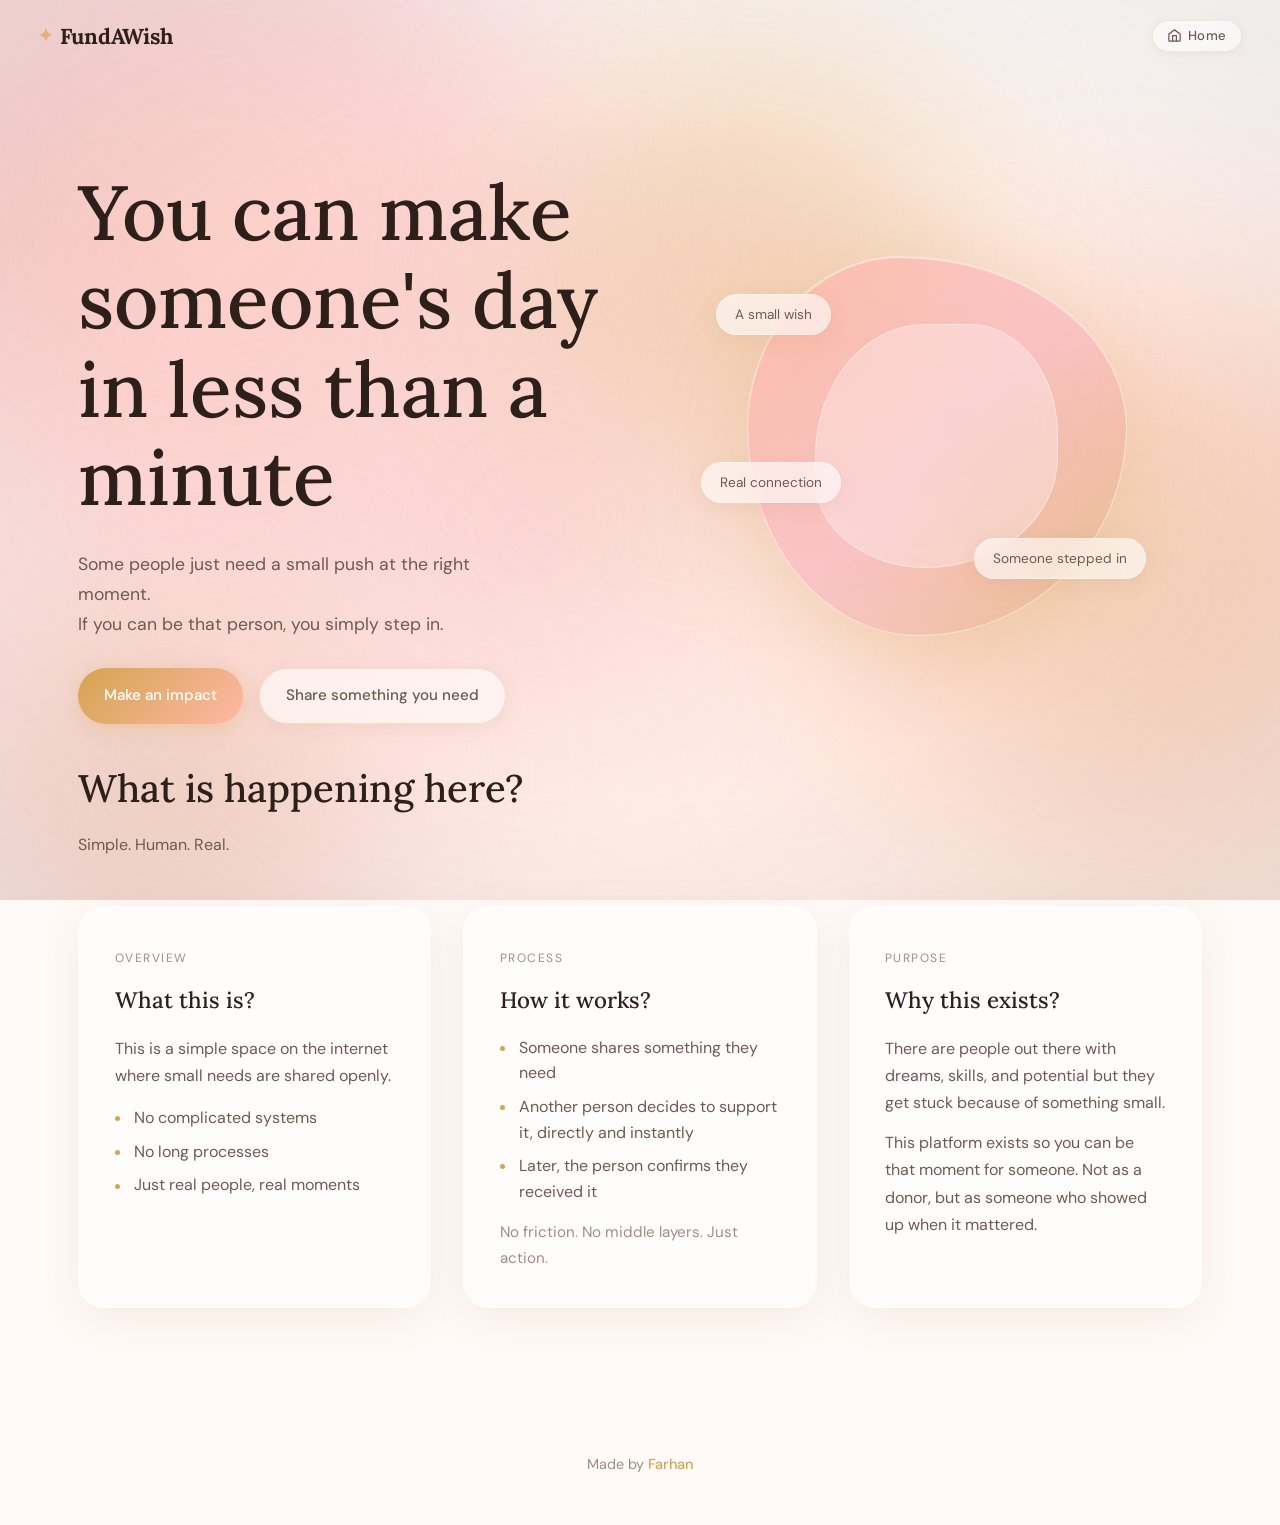
<file: index.html>
<!DOCTYPE html>
<html lang="en">
<head>
  <meta charset="UTF-8" />
  <meta name="viewport" content="width=device-width, initial-scale=1.0" />
  <title>FundAWish — Make someone's day</title>
  <link rel="icon" type="image/svg+xml" href="data:image/svg+xml,<svg xmlns='http://www.w3.org/2000/svg' viewBox='0 0 32 32'><circle cx='16' cy='16' r='16' fill='%23d4a450'/><text x='16' y='22' text-anchor='middle' font-size='18' fill='white'>✦</text></svg>" />
  <link rel="stylesheet" href="style.css" />
</head>
<body>

<!-- Background -->
<div class="bg-scene" aria-hidden="true">
  <div class="bg-gradient"></div>
  <div class="orb orb-1"></div>
  <div class="orb orb-2"></div>
  <div class="orb orb-3"></div>
  <div class="orb orb-4"></div>
  <div class="orb orb-5"></div>
  <div class="bg-noise"></div>
  <div class="bg-vignette"></div>
</div>

<div class="page-wrap">

  <!-- Top bar -->
  <header class="topbar">
    <a href="index.html" class="brand-link">
      <span class="brand-star">✦</span> FundAWish
    </a>
    <a href="index.html" class="home-link" aria-label="Home">
      <svg class="home-icon" xmlns="http://www.w3.org/2000/svg" viewBox="0 0 24 24" fill="none" stroke="currentColor" stroke-width="2" stroke-linecap="round" stroke-linejoin="round">
        <path d="M3 9.5L12 3l9 6.5V20a1 1 0 0 1-1 1H4a1 1 0 0 1-1-1V9.5z"/>
        <polyline points="9 21 9 12 15 12 15 21"/>
      </svg>
      <span class="home-label">Home</span>
    </a>
  </header>

  <!-- Hero -->
  <section class="hero-section">
    <div class="hero-left reveal">
      <h1 class="hero-headline">You can make someone's day in less than a minute</h1>
      <p class="hero-sub">
        Some people just need a small push at the right moment.<br>
        If you can be that person, you simply step in.
      </p>
      <div class="hero-btns">
        <a href="fulfill.html" class="btn btn-primary">Make an impact</a>
        <a href="make.html"    class="btn btn-secondary">Share something you need</a>
      </div>
    </div>

    <div class="hero-deco reveal">
      <div class="hero-orb-wrap">
        <div class="hero-orb-main"></div>
        <div class="hero-orb-inner"></div>
        <div class="hero-float-1">A small wish</div>
        <div class="hero-float-2">Someone stepped in</div>
        <div class="hero-float-3">Real connection</div>
      </div>
    </div>
  </section>

  <!-- About section -->
  <div class="about-section">
    <h2 class="reveal">What is happening here?</h2>
    <p class="about-intro reveal">Simple. Human. Real.</p>

    <div class="cards-grid">

      <!-- Card 1 -->
      <div class="card about-card reveal">
        <span class="label-tag">Overview</span>
        <div class="card-title">What this is?</div>
        <p style="margin-bottom:1rem;">This is a simple space on the internet where small needs are shared openly.</p>
        <ul>
          <li>No complicated systems</li>
          <li>No long processes</li>
          <li>Just real people, real moments</li>
        </ul>
      </div>

      <!-- Card 2 -->
      <div class="card about-card reveal">
        <span class="label-tag">Process</span>
        <div class="card-title">How it works?</div>
        <ul>
          <li>Someone shares something they need</li>
          <li>Another person decides to support it, directly and instantly</li>
          <li>Later, the person confirms they received it</li>
        </ul>
        <p style="margin-top:1rem; font-size:0.95rem; color:var(--ink-faint);">No friction. No middle layers. Just action.</p>
      </div>

      <!-- Card 3 -->
      <div class="card about-card reveal">
        <span class="label-tag">Purpose</span>
        <div class="card-title">Why this exists?</div>
        <p style="margin-bottom:0.8rem;">
          There are people out there with dreams, skills, and potential
          but they get stuck because of something small.
        </p>
        <p>
          This platform exists so you can be that moment for someone.
          Not as a donor, but as someone who showed up when it mattered.
        </p>
      </div>

    </div>
  </div>

  <!-- Footer -->
  <footer>
    <p>Made by <a href="https://linktr.ee/FarhanOnChain" target="_blank" rel="noopener">Farhan</a></p>
  </footer>

</div>

<script src="script.js"></script>
</body>
</html>
</file>
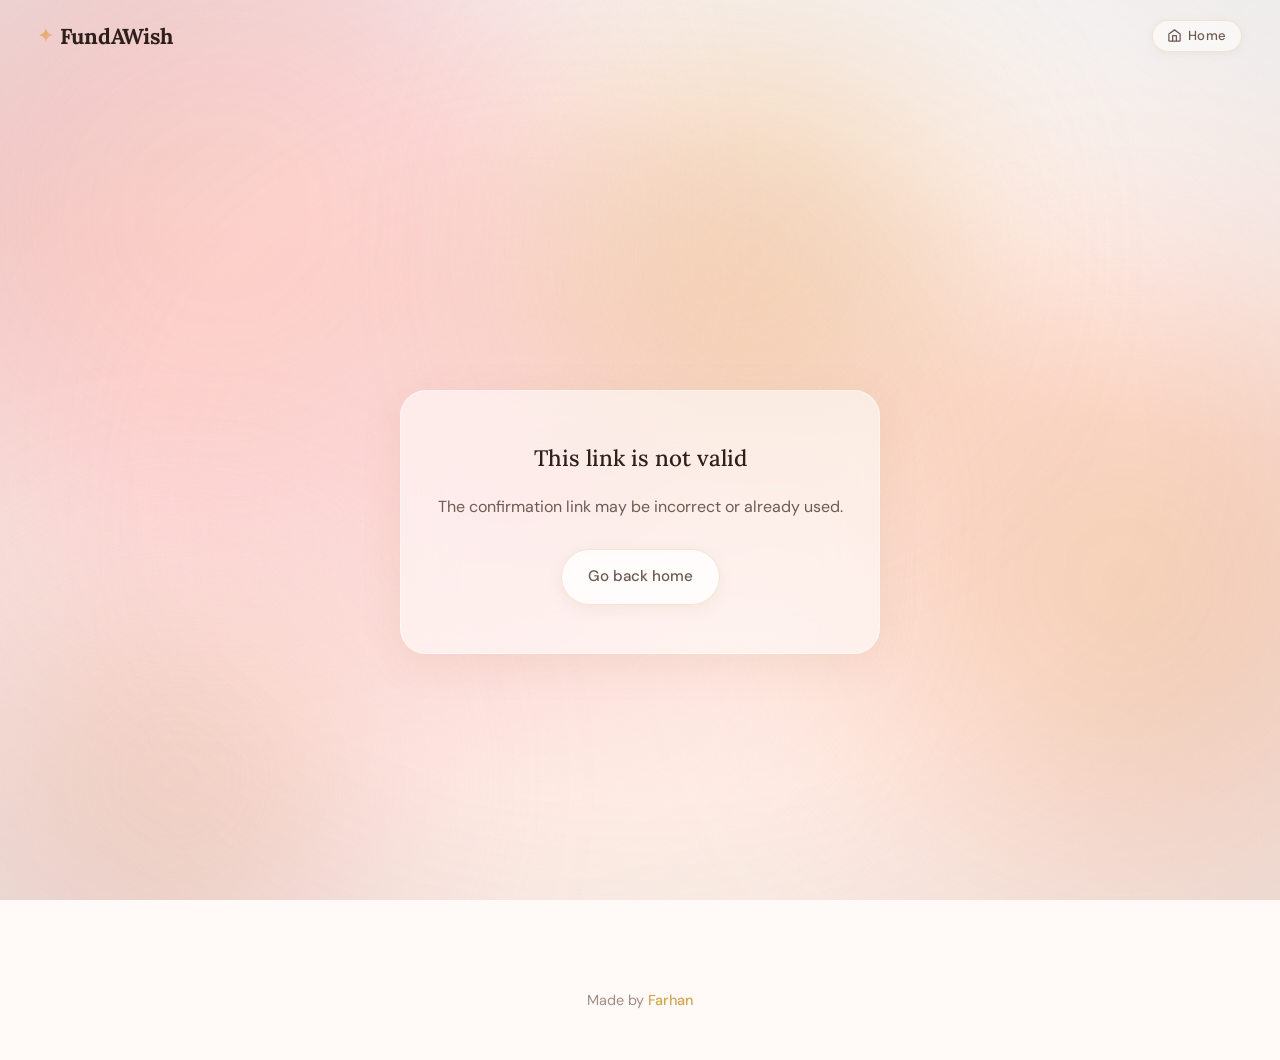
<file: confirm.html>
<!DOCTYPE html>
<html lang="en">
<head>
  <meta charset="UTF-8" />
  <meta name="viewport" content="width=device-width, initial-scale=1.0" />
  <title>Confirm Support — FundAWish</title>
  <link rel="icon" type="image/svg+xml" href="data:image/svg+xml,<svg xmlns='http://www.w3.org/2000/svg' viewBox='0 0 32 32'><circle cx='16' cy='16' r='16' fill='%23d4a450'/><text x='16' y='22' text-anchor='middle' font-size='18' fill='white'>✦</text></svg>" />
  <link rel="stylesheet" href="style.css" />
</head>
<body>

<!-- Background -->
<div class="bg-scene" aria-hidden="true">
  <div class="bg-gradient"></div>
  <div class="orb orb-1"></div>
  <div class="orb orb-2"></div>
  <div class="orb orb-3"></div>
  <div class="orb orb-4"></div>
  <div class="orb orb-5"></div>
  <div class="bg-noise"></div>
  <div class="bg-vignette"></div>
</div>

<div class="page-wrap">

  <header class="topbar">
    <a href="index.html" class="brand-link">
      <span class="brand-star">✦</span> FundAWish
    </a>
    <a href="index.html" class="home-link" aria-label="Home">
      <svg class="home-icon" xmlns="http://www.w3.org/2000/svg" viewBox="0 0 24 24" fill="none" stroke="currentColor" stroke-width="2" stroke-linecap="round" stroke-linejoin="round">
        <path d="M3 9.5L12 3l9 6.5V20a1 1 0 0 1-1 1H4a1 1 0 0 1-1-1V9.5z"/>
        <polyline points="9 21 9 12 15 12 15 21"/>
      </svg>
      <span class="home-label">Home</span>
    </a>
  </header>

  <div class="confirm-center">
    <div class="confirm-card reveal">

      <!-- Loading state -->
      <div id="confirm-loading" class="card" style="text-align:center;padding:3rem 2rem;">
        <p style="color:var(--ink-faint);font-size:0.95rem;">Loading your wish...</p>
      </div>

      <!-- Not found state -->
      <div id="not-found" class="card" style="display:none; text-align:center; padding:3rem 2rem;">
        <div class="card-title" style="margin-bottom:1rem;">This link is not valid</div>
        <p style="color:var(--ink-soft); margin-bottom:1.8rem;">
          The confirmation link may be incorrect or already used.
        </p>
        <a href="index.html" class="btn btn-secondary">Go back home</a>
      </div>

      <!-- Confirm card -->
      <div id="confirm-card-content" class="card" style="display:none;">

        <span class="label-tag">Confirmation</span>
        <div class="card-title" style="margin-bottom:1.4rem;">Did you receive support?</div>

        <div class="confirm-wish-text" id="c-text"></div>

        <div style="display:flex; gap:0.8rem; margin-bottom:1.6rem; align-items:center; flex-wrap:wrap;">
          <span style="font-size:0.9rem; color:var(--ink-soft);">Shared by</span>
          <span style="font-weight:500; color:var(--ink);" id="c-name"></span>
          <div class="amount-badge" id="c-amount"></div>
        </div>

        <div class="disclaimer" style="margin-bottom:1.4rem; text-align:left;">
          We do not handle payments. Please verify before sending support.
        </div>

        <div style="display:flex; flex-direction:column; gap:0.9rem;">
          <button class="btn btn-primary btn-full" id="confirm-yes">
            I received this support
          </button>
          <button class="btn btn-danger btn-full" id="confirm-no">
            I did not receive anything
          </button>
        </div>

        <p id="confirm-result" style="display:none; margin-top:1.2rem; font-size:0.95rem; text-align:center; line-height:1.6;"></p>

        <div style="margin-top:1.6rem; text-align:center;">
          <a href="fulfill.html" class="btn btn-outline" style="font-size:0.88rem; padding:10px 20px;">
            See all wishes
          </a>
        </div>

      </div>

    </div>
  </div>

  <footer style="margin-top:-2rem;">
    <p>Made by <a href="https://linktr.ee/FarhanOnChain" target="_blank" rel="noopener">Farhan</a></p>
  </footer>

</div>

<script src="script.js"></script>
</body>
</html>
</file>
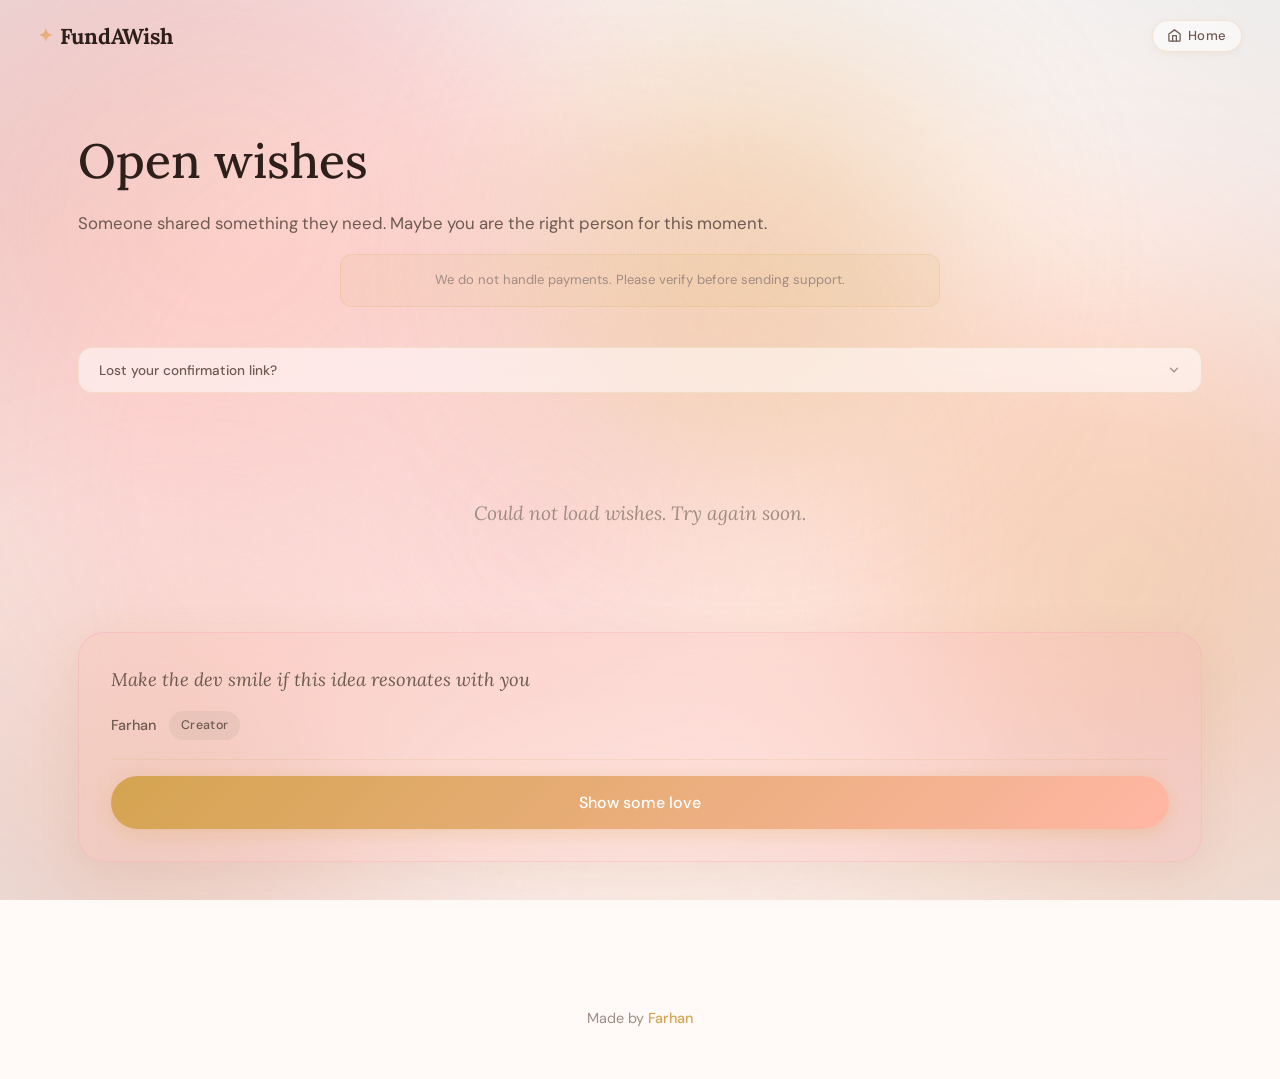
<file: fulfill.html>
<!DOCTYPE html>
<html lang="en">
<head>
  <meta charset="UTF-8" />
  <meta name="viewport" content="width=device-width, initial-scale=1.0" />
  <title>Make an Impact — FundAWish</title>
  <link rel="icon" type="image/svg+xml" href="data:image/svg+xml,<svg xmlns='http://www.w3.org/2000/svg' viewBox='0 0 32 32'><circle cx='16' cy='16' r='16' fill='%23d4a450'/><text x='16' y='22' text-anchor='middle' font-size='18' fill='white'>✦</text></svg>" />
  <link rel="stylesheet" href="style.css" />
</head>
<body>

<!-- Background -->
<div class="bg-scene" aria-hidden="true">
  <div class="bg-gradient"></div>
  <div class="orb orb-1"></div>
  <div class="orb orb-2"></div>
  <div class="orb orb-3"></div>
  <div class="orb orb-4"></div>
  <div class="orb orb-5"></div>
  <div class="bg-noise"></div>
  <div class="bg-vignette"></div>
</div>

<div class="page-wrap">

  <!-- Top bar -->
  <header class="topbar">
    <a href="index.html" class="brand-link">
      <span class="brand-star">✦</span> FundAWish
    </a>
    <a href="index.html" class="home-link" aria-label="Home">
      <svg class="home-icon" xmlns="http://www.w3.org/2000/svg" viewBox="0 0 24 24" fill="none" stroke="currentColor" stroke-width="2" stroke-linecap="round" stroke-linejoin="round">
        <path d="M3 9.5L12 3l9 6.5V20a1 1 0 0 1-1 1H4a1 1 0 0 1-1-1V9.5z"/>
        <polyline points="9 21 9 12 15 12 15 21"/>
      </svg>
      <span class="home-label">Home</span>
    </a>
  </header>

  <!-- Page header -->
  <div class="page-header reveal">
    <h1>Open wishes</h1>
    <p>Someone shared something they need. Maybe you are the right person for this moment.</p>
  </div>

  <div class="disclaimer">
    We do not handle payments. Please verify before sending support.
  </div>

  <!-- Lost confirmation link banner -->
  <div style="max-width:1200px;margin:0 auto;padding:0 2.4rem 0.5rem;">
    <div class="lost-link-bar" id="lost-link-bar">
      <button class="lost-link-toggle" id="lost-link-toggle">
        <span>Lost your confirmation link?</span>
        <svg xmlns="http://www.w3.org/2000/svg" width="14" height="14" viewBox="0 0 24 24" fill="none" stroke="currentColor" stroke-width="2.5" stroke-linecap="round" stroke-linejoin="round" class="lost-link-chevron" id="lost-link-chevron"><polyline points="6 9 12 15 18 9"/></svg>
      </button>
      <div class="lost-link-body" id="lost-link-body">
        <p style="font-size:0.88rem;color:var(--ink-soft);margin-bottom:0.9rem;line-height:1.6;">
          Find your wish in the list above. If it shows as <strong>Pending</strong>, you can confirm directly from the card using your X handle.
          <br>If your wish is not visible here, it may have already been fulfilled or removed.
        </p>
        <div style="display:flex;gap:0.7rem;align-items:center;flex-wrap:wrap;">
          <input
            id="lost-link-x"
            class="form-input"
            type="text"
            placeholder="Enter your X handle to find your wish"
            style="padding:9px 14px;font-size:0.88rem;border-radius:10px;max-width:280px;flex:1;"
          />
          <button class="btn btn-secondary" id="lost-link-search-btn" style="padding:9px 18px;font-size:0.88rem;white-space:nowrap;">
            Find my wish
          </button>
        </div>
        <p id="lost-link-result" style="display:none;font-size:0.85rem;margin-top:0.7rem;"></p>
      </div>
    </div>
  </div>

  <!-- Main grid -->
  <section style="padding-top:2rem;">

    <div class="fulfill-grid" id="wishes-grid">
      <!-- populated by JS -->
    </div>

    <!-- Dev card — always visible, expandable -->
    <div style="margin-top:2.4rem;">
      <div class="wish-card dev-card" id="dev-card">
        <div class="wish-card-top">
          <div class="wish-text" style="font-style:italic;color:var(--ink-soft);">
            Make the dev smile if this idea resonates with you
          </div>
        </div>
        <div class="wish-meta">
          <span class="wish-name">Farhan</span>
          <span class="badge badge-open">Creator</span>
        </div>

        <!-- Expandable content -->
        <div id="dev-expanded" style="display:none;margin-top:0.4rem;">
          <p style="font-size:0.97rem;color:var(--ink-soft);line-height:1.75;margin-bottom:1.2rem;">
            I built this because there are many people out there who might need one push to get their things going on.
            Just because they cannot ask upfront does not mean they do not need it.
            If you have the ability to make someone's day by just giving up a coffee bill, then why not?
          </p>

          <div style="margin-bottom:1rem;">
            <p class="wallet-label" style="margin-bottom:0.5rem;">My wallet</p>
            <div class="wallet-box">
              <code class="wallet-addr">0x00547C5811c09102cB632Bbb945C395F8567d573</code>
              <button class="btn btn-secondary copy-wallet-btn" id="copy-dev-wallet" style="padding:6px 14px;font-size:0.82rem;flex-shrink:0;">Copy</button>
            </div>
          </div>

          <button class="btn btn-primary" id="dev-contact-btn" style="width:100%;">
            Contact Farhan
          </button>
        </div>

        <div class="wish-action" style="margin-top:0.2rem;">
          <button class="btn btn-primary btn-full dev-btn">Show some love</button>
        </div>
      </div>
    </div>

  </section>

  <!-- Leaderboard section -->
  <section id="leaderboard-section" style="display:none; padding-top:3rem;">
    <h2 class="reveal" style="font-size:clamp(1.6rem,3vw,2.2rem); margin-bottom:0.5rem;">People who showed up</h2>
    <p class="reveal" style="color:var(--ink-soft); margin-bottom:2rem;">These are the ones who made it happen.</p>
    <div id="lb-grid" style="display:flex; flex-direction:column; gap:1rem; max-width:560px;"></div>
  </section>

  <footer>
    <p>Made by <a href="https://linktr.ee/FarhanOnChain" target="_blank" rel="noopener">Farhan</a></p>
  </footer>

</div>

<script src="script.js"></script>
</body>
</html>
</file>
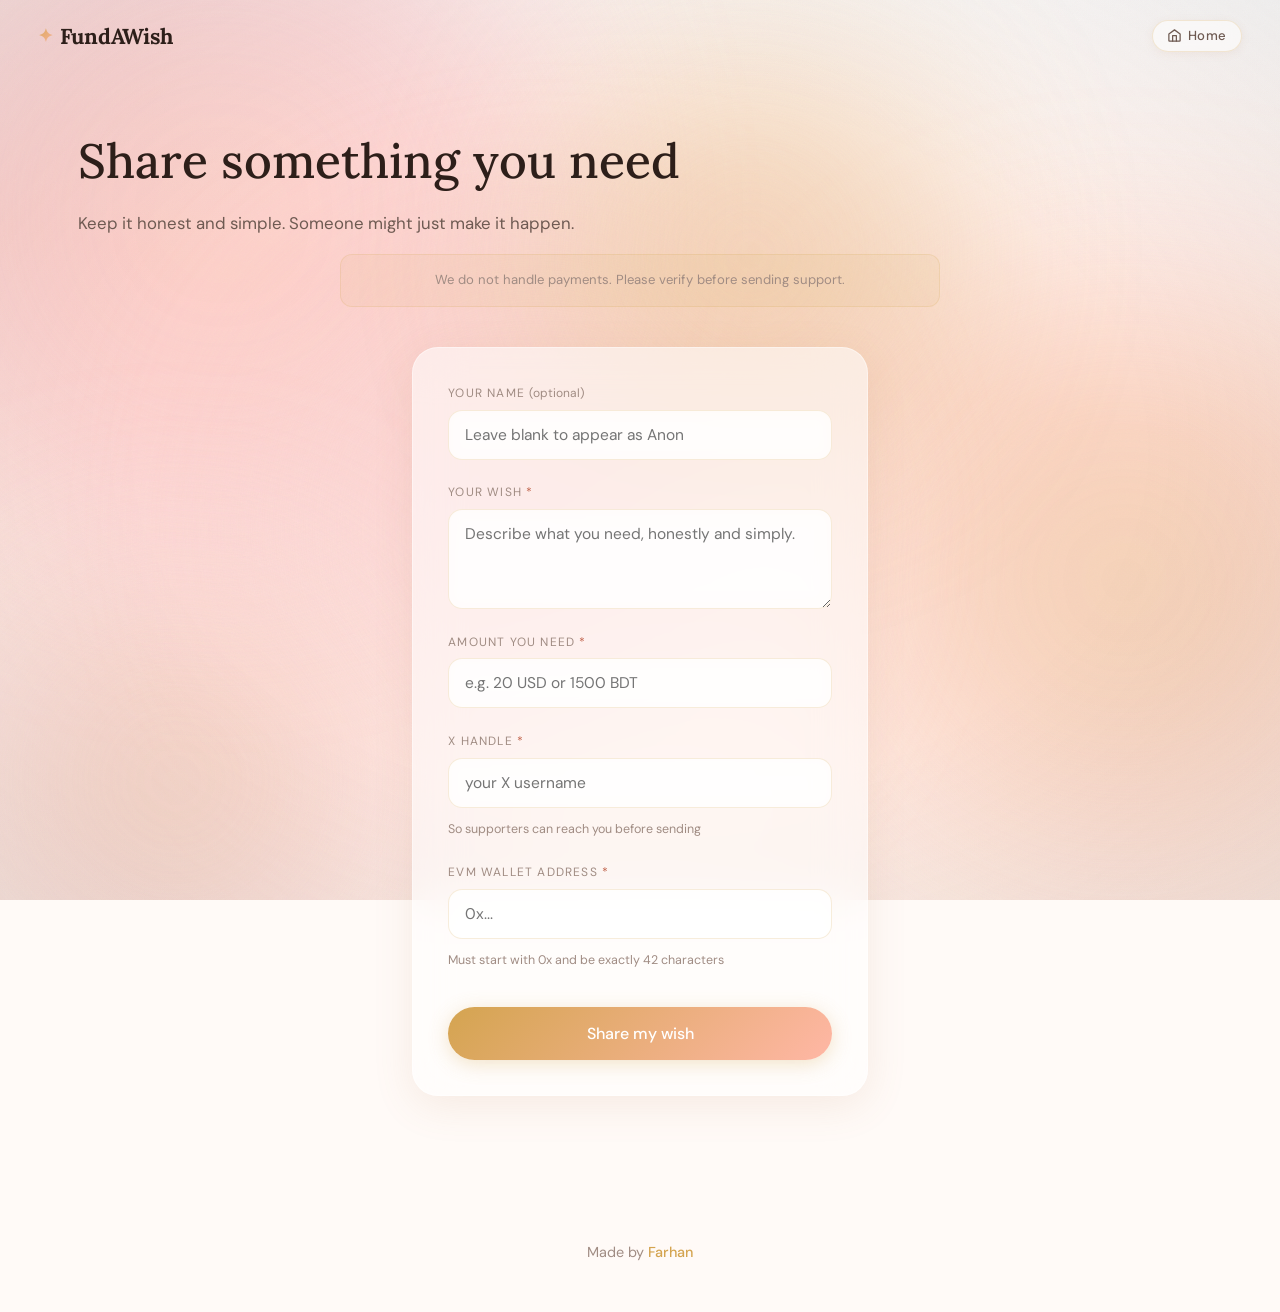
<file: make.html>
<!DOCTYPE html>
<html lang="en">
<head>
  <meta charset="UTF-8" />
  <meta name="viewport" content="width=device-width, initial-scale=1.0" />
  <title>Share a Wish — FundAWish</title>
  <link rel="icon" type="image/svg+xml" href="data:image/svg+xml,<svg xmlns='http://www.w3.org/2000/svg' viewBox='0 0 32 32'><circle cx='16' cy='16' r='16' fill='%23d4a450'/><text x='16' y='22' text-anchor='middle' font-size='18' fill='white'>✦</text></svg>" />
  <link rel="stylesheet" href="style.css" />
</head>
<body>

<!-- Background -->
<div class="bg-scene" aria-hidden="true">
  <div class="bg-gradient"></div>
  <div class="orb orb-1"></div>
  <div class="orb orb-2"></div>
  <div class="orb orb-3"></div>
  <div class="orb orb-4"></div>
  <div class="orb orb-5"></div>
  <div class="bg-noise"></div>
  <div class="bg-vignette"></div>
</div>

<div class="page-wrap">

  <!-- Top bar -->
  <header class="topbar">
    <a href="index.html" class="brand-link">
      <span class="brand-star">✦</span> FundAWish
    </a>
    <a href="index.html" class="home-link" aria-label="Home">
      <svg class="home-icon" xmlns="http://www.w3.org/2000/svg" viewBox="0 0 24 24" fill="none" stroke="currentColor" stroke-width="2" stroke-linecap="round" stroke-linejoin="round">
        <path d="M3 9.5L12 3l9 6.5V20a1 1 0 0 1-1 1H4a1 1 0 0 1-1-1V9.5z"/>
        <polyline points="9 21 9 12 15 12 15 21"/>
      </svg>
      <span class="home-label">Home</span>
    </a>
  </header>

  <div class="page-header reveal">
    <h1>Share something you need</h1>
    <p>Keep it honest and simple. Someone might just make it happen.</p>
  </div>

  <div class="disclaimer">
    We do not handle payments. Please verify before sending support.
  </div>

  <div class="make-wrap">

    <!-- Form card -->
    <div class="card reveal" id="form-card">
      <form id="wish-form" novalidate>

        <p id="form-top-error" style="display:none;color:#c0624a;font-size:0.88rem;margin-bottom:1rem;padding:0.7rem 1rem;background:rgba(192,98,74,0.07);border-radius:10px;"></p>

        <div class="form-group">
          <label class="form-label" for="f-name">Your name <span style="color:var(--ink-faint);font-size:0.75rem;text-transform:none;letter-spacing:0;">(optional)</span></label>
          <input class="form-input" id="f-name" type="text" placeholder="Leave blank to appear as Anon" />
        </div>

        <div class="form-group">
          <label class="form-label" for="f-text">Your wish <span style="color:#c0624a;">*</span></label>
          <textarea class="form-textarea" id="f-text" placeholder="Describe what you need, honestly and simply." required></textarea>
        </div>

        <div class="form-group">
          <label class="form-label" for="f-amount">Amount you need <span style="color:#c0624a;">*</span></label>
          <input class="form-input" id="f-amount" type="text" placeholder="e.g. 20 USD or 1500 BDT" required />
        </div>

        <div class="form-group">
          <label class="form-label" for="f-x">X handle <span style="color:#c0624a;">*</span></label>
          <input class="form-input" id="f-x" type="text" placeholder="your X username" required />
          <span style="font-size:0.78rem;color:var(--ink-faint);margin-top:0.3rem;display:block;">So supporters can reach you before sending</span>
        </div>

        <div class="form-group">
          <label class="form-label" for="f-wallet">EVM wallet address <span style="color:#c0624a;">*</span></label>
          <input class="form-input" id="f-wallet" type="text" placeholder="0x..." required autocomplete="off" spellcheck="false" />
          <span style="font-size:0.78rem;color:var(--ink-faint);margin-top:0.3rem;display:block;">Must start with 0x and be exactly 42 characters</span>
        </div>

        <button type="submit" class="btn btn-primary btn-full" style="margin-top:0.8rem;">
          Share my wish
        </button>
      </form>
    </div>

    <!-- Success state -->
    <div class="card reveal" id="success-area" style="display:none;">
      <span class="label-tag">Done</span>
      <div class="card-title" style="margin-bottom:0.6rem;">Your wish is out there</div>
      <p style="color:var(--ink-soft); margin-bottom:1.2rem;">
        Save the confirmation link below. Use it later to confirm once you receive support.
      </p>

      <div class="success-box">
        <code id="confirm-link" style="word-break:break-all;flex:1;font-size:0.82rem;color:var(--ink-soft);">generating...</code>
        <button class="btn btn-secondary" id="copy-btn" style="padding:8px 18px;font-size:0.85rem;flex-shrink:0;">Copy</button>
      </div>

      <p style="font-size:0.85rem;color:var(--ink-faint);margin-top:1.2rem;">
        Keep this link safe. It is how you confirm that you received support.
      </p>

      <div style="margin-top:1.6rem;display:flex;gap:1rem;flex-wrap:wrap;">
        <a href="fulfill.html" class="btn btn-primary">See all wishes</a>
        <a href="make.html"    class="btn btn-secondary">Share another</a>
      </div>
    </div>

  </div>

  <footer>
    <p>Made by <a href="https://linktr.ee/FarhanOnChain" target="_blank" rel="noopener">Farhan</a></p>
  </footer>

</div>

<script src="script.js"></script>
</body>
</html>
</file>
<file: style.css>
@import url('https://fonts.googleapis.com/css2?family=Lora:ital,wght@0,400;0,500;0,600;1,400;1,500&family=DM+Sans:wght@300;400;500&display=swap');

*, *::before, *::after { box-sizing: border-box; margin: 0; padding: 0; }

:root {
  --bg-main: #fffaf7;
  --bg-warm: #fff3ec;
  --ink: #2d1f1a;
  --ink-soft: #6e5a52;
  --ink-faint: #a08c83;
  --accent-gold: #d4a450;
  --accent-peach: #ffb7a5;
  --accent-pink: #f7a8b8;
  --card-bg: rgba(255,255,255,0.55);
  --card-border: rgba(255,255,255,0.4);
  --card-shadow: 0 10px 40px rgba(180,120,80,0.12);
}

html { scroll-behavior: smooth; }

body {
  background: var(--bg-main);
  color: var(--ink);
  font-family: 'DM Sans', sans-serif;
  font-size: 1rem;
  line-height: 1.7;
  min-height: 100vh;
  overflow-x: hidden;
  position: relative;
}

/* ── BACKGROUND SYSTEM ── */
.bg-scene {
  position: fixed;
  inset: 0;
  z-index: 0;
  pointer-events: none;
  overflow: hidden;
}

.bg-gradient {
  position: absolute;
  inset: 0;
  background: linear-gradient(190deg, #ffffff 0%, #ffe8df 40%, #fff3ec 100%);
}

.orb {
  position: absolute;
  border-radius: 50%;
  filter: blur(100px);
  will-change: transform;
}
.orb-1 {
  width: 700px; height: 700px;
  background: radial-gradient(circle, #ffb7a5 0%, #f7a8b8 60%, transparent 80%);
  top: -15%; left: -10%;
  opacity: 0.42;
  animation: drift1 22s ease-in-out infinite;
}
.orb-2 {
  width: 620px; height: 620px;
  background: radial-gradient(circle, #d4a450 0%, #ffb7a5 55%, transparent 80%);
  top: 30%; right: -12%;
  opacity: 0.38;
  animation: drift2 28s ease-in-out infinite;
}
.orb-3 {
  width: 560px; height: 560px;
  background: radial-gradient(circle, #f7a8b8 0%, #ffe8df 60%, transparent 80%);
  bottom: 10%; left: 20%;
  opacity: 0.45;
  animation: drift3 33s ease-in-out infinite;
}
.orb-4 {
  width: 480px; height: 480px;
  background: radial-gradient(circle, #d4a450 0%, #f7a8b8 50%, transparent 80%);
  top: 60%; left: -5%;
  opacity: 0.35;
  animation: drift4 39s ease-in-out infinite;
}
.orb-5 {
  width: 420px; height: 420px;
  background: radial-gradient(circle, #ffb7a5 0%, #d4a450 55%, transparent 80%);
  top: 5%; right: 25%;
  opacity: 0.4;
  animation: drift5 45s ease-in-out infinite;
}

@keyframes drift1 {
  0%   { transform: translate(0,0) scale(1); }
  33%  { transform: translate(60px,-40px) scale(1.06); }
  66%  { transform: translate(-30px,50px) scale(0.96); }
  100% { transform: translate(0,0) scale(1); }
}
@keyframes drift2 {
  0%   { transform: translate(0,0) scale(1); }
  40%  { transform: translate(-70px,40px) scale(1.08); }
  75%  { transform: translate(40px,-60px) scale(0.94); }
  100% { transform: translate(0,0) scale(1); }
}
@keyframes drift3 {
  0%   { transform: translate(0,0) scale(1); }
  30%  { transform: translate(50px,70px) scale(1.05); }
  65%  { transform: translate(-60px,-30px) scale(0.97); }
  100% { transform: translate(0,0) scale(1); }
}
@keyframes drift4 {
  0%   { transform: translate(0,0) scale(1.02); }
  45%  { transform: translate(80px,-50px) scale(0.95); }
  80%  { transform: translate(-40px,60px) scale(1.07); }
  100% { transform: translate(0,0) scale(1.02); }
}
@keyframes drift5 {
  0%   { transform: translate(0,0) scale(0.97); }
  35%  { transform: translate(-50px,30px) scale(1.04); }
  70%  { transform: translate(70px,-70px) scale(0.98); }
  100% { transform: translate(0,0) scale(0.97); }
}

.bg-noise {
  position: absolute;
  inset: 0;
  opacity: 0.032;
  background-image: url("data:image/svg+xml,%3Csvg viewBox='0 0 256 256' xmlns='http://www.w3.org/2000/svg'%3E%3Cfilter id='n'%3E%3CfeTurbulence type='fractalNoise' baseFrequency='0.9' numOctaves='4' stitchTiles='stitch'/%3E%3C/filter%3E%3Crect width='100%25' height='100%25' filter='url(%23n)'/%3E%3C/svg%3E");
  background-size: 256px 256px;
}

.bg-vignette {
  position: absolute;
  inset: 0;
  background: radial-gradient(ellipse at center, transparent 55%, rgba(45,31,26,0.08) 100%);
}

/* ── LAYOUT ── */
.page-wrap {
  position: relative;
  z-index: 1;
}

/* ── TOP BAR ── */
.topbar {
  padding: 1.1rem 2.4rem;
  display: flex;
  align-items: center;
  justify-content: space-between;
}

/* Brand */
.brand-link {
  font-family: 'Lora', serif;
  font-size: 1.35rem;
  font-weight: 700;
  color: var(--ink);
  text-decoration: none;
  letter-spacing: -0.01em;
  display: flex;
  align-items: center;
  gap: 0.4rem;
  transition: opacity 0.2s;
}
.brand-link:hover { opacity: 0.82; }
.brand-star {
  font-size: 1.1rem;
  background: linear-gradient(135deg, var(--accent-gold), var(--accent-peach));
  -webkit-background-clip: text;
  -webkit-text-fill-color: transparent;
  background-clip: text;
  display: inline-block;
  animation: starPulse 3s ease-in-out infinite;
}
@keyframes starPulse {
  0%,100% { transform: scale(1) rotate(0deg); }
  50%      { transform: scale(1.18) rotate(12deg); }
}

/* Home button */
.home-link {
  display: inline-flex;
  align-items: center;
  gap: 0.38rem;
  padding: 0.45rem 0.9rem;
  border-radius: 999px;
  background: rgba(255,255,255,0.55);
  border: 1px solid rgba(212,164,80,0.22);
  backdrop-filter: blur(10px);
  -webkit-backdrop-filter: blur(10px);
  color: var(--ink-soft);
  text-decoration: none;
  font-size: 0.82rem;
  font-weight: 500;
  letter-spacing: 0.02em;
  transition: background 0.2s, border-color 0.2s, box-shadow 0.2s, color 0.2s;
  box-shadow: 0 2px 10px rgba(180,120,80,0.08);
}
.home-link:hover {
  background: rgba(255,255,255,0.8);
  border-color: rgba(212,164,80,0.45);
  box-shadow: 0 4px 16px rgba(180,120,80,0.14);
  color: var(--ink);
}
.home-icon {
  width: 15px;
  height: 15px;
  flex-shrink: 0;
  stroke: currentColor;
}
.home-label {
  line-height: 1;
}

/* ── TYPOGRAPHY ── */
h1, h2, h3 { font-family: 'Lora', serif; font-weight: 500; color: var(--ink); }

.hero-headline {
  font-size: clamp(3rem, 6vw, 4.8rem);
  font-weight: 500;
  line-height: 1.15;
  font-family: 'Lora', serif;
}

/* ── BUTTONS ── */
.btn {
  display: inline-flex;
  align-items: center;
  justify-content: center;
  gap: 0.5rem;
  padding: 14px 26px;
  border-radius: 999px;
  font-family: 'DM Sans', sans-serif;
  font-size: 0.95rem;
  font-weight: 500;
  cursor: pointer;
  transition: transform 0.22s ease, box-shadow 0.22s ease, background 0.2s;
  text-decoration: none;
  border: none;
  outline: none;
}
.btn:hover {
  transform: translateY(-4px) scale(1.02);
}
.btn-primary {
  background: linear-gradient(135deg, #d4a450 0%, #ffb7a5 100%);
  color: #fff;
  box-shadow: 0 4px 20px rgba(212,164,80,0.3);
}
.btn-primary:hover {
  box-shadow: 0 8px 32px rgba(212,164,80,0.45);
}
.btn-secondary {
  background: rgba(255,255,255,0.6);
  color: var(--ink-soft);
  border: 1px solid rgba(212,164,80,0.25);
  box-shadow: 0 4px 16px rgba(180,120,80,0.1);
  backdrop-filter: blur(10px);
}
.btn-secondary:hover {
  box-shadow: 0 8px 28px rgba(180,120,80,0.18);
  border-color: rgba(212,164,80,0.45);
}
.btn-outline {
  background: transparent;
  color: var(--ink-soft);
  border: 1.5px solid rgba(212,164,80,0.4);
}
.btn-outline:hover {
  background: rgba(212,164,80,0.07);
  box-shadow: 0 4px 20px rgba(212,164,80,0.15);
}
.btn-full { width: 100%; padding: 16px 26px; font-size: 1rem; }
.btn-danger {
  background: rgba(255,255,255,0.6);
  color: var(--ink-faint);
  border: 1.5px solid rgba(160,140,131,0.3);
  backdrop-filter: blur(10px);
}
.btn-danger:hover {
  box-shadow: 0 4px 20px rgba(0,0,0,0.08);
  border-color: rgba(160,140,131,0.5);
}

/* ── GLASS CARD ── */
.card {
  background: var(--card-bg);
  border: 1px solid var(--card-border);
  border-radius: 26px;
  box-shadow: var(--card-shadow);
  backdrop-filter: blur(24px);
  -webkit-backdrop-filter: blur(24px);
  padding: 2.2rem;
  transition: transform 0.3s ease, box-shadow 0.3s ease, border-color 0.3s ease;
}
.card:hover {
  transform: translateY(-6px);
  box-shadow: 0 20px 60px rgba(180,120,80,0.18);
  border-color: rgba(212,164,80,0.3);
}

/* ── SCROLL ANIMATION ── */
.reveal {
  opacity: 0;
  transform: translateY(20px);
  transition: opacity 0.6s ease, transform 0.6s ease;
}
.reveal.visible {
  opacity: 1;
  transform: translateY(0);
}

/* ── SECTION ── */
section {
  padding: 8rem 2.4rem 6rem;
  max-width: 1200px;
  margin: 0 auto;
}

/* ── LABEL ── */
.label-tag {
  display: inline-block;
  font-size: 0.75rem;
  text-transform: uppercase;
  letter-spacing: 1.5px;
  color: var(--ink-faint);
  font-family: 'DM Sans', sans-serif;
  margin-bottom: 0.8rem;
}

/* ── FOOTER ── */
footer {
  text-align: center;
  padding: 3rem 2rem;
  font-size: 0.9rem;
  color: var(--ink-faint);
  position: relative;
  z-index: 1;
}
footer a {
  color: var(--accent-gold);
  text-decoration: none;
  font-weight: 500;
  transition: opacity 0.2s;
}
footer a:hover { opacity: 0.75; }

/* ── DISCLAIMER ── */
.disclaimer {
  text-align: center;
  font-size: 0.82rem;
  color: var(--ink-faint);
  padding: 0.9rem 1.4rem;
  background: rgba(212,164,80,0.07);
  border: 1px solid rgba(212,164,80,0.18);
  border-radius: 12px;
  max-width: 600px;
  margin: 0 auto 2.5rem;
  position: relative;
  z-index: 1;
}

/* ── FORM ELEMENTS ── */
.form-group {
  display: flex;
  flex-direction: column;
  gap: 0.4rem;
  margin-bottom: 1.4rem;
}
.form-label {
  font-size: 0.75rem;
  text-transform: uppercase;
  letter-spacing: 1.2px;
  color: var(--ink-faint);
  font-family: 'DM Sans', sans-serif;
}
.form-input, .form-textarea {
  padding: 14px 16px;
  border-radius: 14px;
  border: 1.5px solid rgba(212,164,80,0.2);
  background: rgba(255,255,255,0.7);
  font-family: 'DM Sans', sans-serif;
  font-size: 0.97rem;
  color: var(--ink);
  outline: none;
  transition: border-color 0.2s, box-shadow 0.2s;
  width: 100%;
  backdrop-filter: blur(8px);
}
.form-input:focus, .form-textarea:focus {
  border-color: var(--accent-gold);
  box-shadow: 0 0 0 3px rgba(212,164,80,0.15);
}
.form-textarea {
  resize: vertical;
  min-height: 100px;
}

/* ── STATUS BADGES ── */
.badge {
  display: inline-block;
  padding: 4px 12px;
  border-radius: 999px;
  font-size: 0.78rem;
  font-weight: 500;
  letter-spacing: 0.3px;
}
.badge-open   { background: rgba(160,140,131,0.15); color: var(--ink-soft); }
.badge-pending{ background: rgba(212,164,80,0.18); color: #a07030; }
.badge-completed { background: rgba(80,180,120,0.15); color: #357a55; }

/* ── AMOUNT BADGE ── */
.amount-badge {
  background: linear-gradient(135deg, var(--accent-gold), #e8b870);
  color: #fff;
  padding: 4px 12px;
  border-radius: 999px;
  font-size: 0.82rem;
  font-weight: 600;
  white-space: nowrap;
}

/* ── SUCCESS BOX ── */
.success-box {
  background: rgba(212,164,80,0.09);
  border: 1.5px solid rgba(212,164,80,0.3);
  border-radius: 14px;
  padding: 1.2rem 1.4rem;
  margin-top: 1.4rem;
  display: flex;
  align-items: center;
  justify-content: space-between;
  gap: 1rem;
  flex-wrap: wrap;
}
.success-box code {
  font-size: 0.85rem;
  color: var(--ink-soft);
  word-break: break-all;
  flex: 1;
}

/* ── WISH CARD ── */
.wish-card {
  background: var(--card-bg);
  border: 1px solid var(--card-border);
  border-radius: 26px;
  box-shadow: var(--card-shadow);
  backdrop-filter: blur(24px);
  -webkit-backdrop-filter: blur(24px);
  padding: 2rem;
  display: flex;
  flex-direction: column;
  gap: 1rem;
  transition: transform 0.3s ease, box-shadow 0.3s ease, border-color 0.3s ease;
}
.wish-card:hover {
  transform: translateY(-6px);
  box-shadow: 0 20px 60px rgba(180,120,80,0.18);
  border-color: rgba(212,164,80,0.3);
}
.wish-card-top {
  display: flex;
  justify-content: space-between;
  align-items: flex-start;
  gap: 0.8rem;
}
.wish-text {
  font-family: 'Lora', serif;
  font-size: 1.15rem;
  line-height: 1.6;
  color: var(--ink);
  flex: 1;
}
.wish-meta {
  display: flex;
  align-items: center;
  gap: 0.8rem;
  flex-wrap: wrap;
}
.wish-name {
  font-size: 0.9rem;
  color: var(--ink-soft);
  font-weight: 500;
}
.wish-action {
  border-top: 1px solid rgba(212,164,80,0.15);
  padding-top: 1rem;
}
.wish-waiting {
  font-size: 0.88rem;
  color: var(--ink-faint);
  font-style: italic;
  text-align: center;
  padding: 0.5rem 0;
}

/* ── DEV CARD ── */
.dev-card {
  background: linear-gradient(135deg, rgba(255,183,165,0.2), rgba(247,168,184,0.2));
  border: 1px solid rgba(247,168,184,0.35);
}

/* ── LEADERBOARD ── */
.lb-card {
  display: flex;
  align-items: center;
  gap: 1rem;
  padding: 1.2rem 1.6rem;
  background: var(--card-bg);
  border: 1px solid var(--card-border);
  border-radius: 18px;
  box-shadow: var(--card-shadow);
  backdrop-filter: blur(18px);
}
.lb-rank {
  font-family: 'Lora', serif;
  font-size: 1.5rem;
  color: var(--ink-faint);
  min-width: 2rem;
  text-align: center;
}
.lb-rank.top { color: var(--accent-gold); font-weight: 600; }
.lb-info { flex: 1; }
.lb-name { font-weight: 500; color: var(--ink); font-size: 1rem; }
.lb-amount { font-size: 0.88rem; color: var(--ink-faint); }
.lb-top-highlight {
  border-color: rgba(212,164,80,0.35);
  background: rgba(212,164,80,0.07);
}

/* ── CONFIRM CARD ── */
.confirm-center {
  min-height: 100vh;
  display: flex;
  align-items: center;
  justify-content: center;
  padding: 2rem;
  position: relative;
  z-index: 1;
}
.confirm-card {
  max-width: 480px;
  width: 100%;
}
.confirm-wish-text {
  font-family: 'Lora', serif;
  font-size: 1.25rem;
  line-height: 1.6;
  color: var(--ink);
  font-style: italic;
  background: rgba(212,164,80,0.07);
  border-left: 3px solid var(--accent-gold);
  padding: 1rem 1.2rem;
  border-radius: 0 10px 10px 0;
  margin-bottom: 1rem;
}

/* ── HERO ── */
.hero-section {
  padding: 6rem 2.4rem 5rem;
  max-width: 1200px;
  margin: 0 auto;
  display: grid;
  grid-template-columns: 1fr 1fr;
  gap: 4rem;
  align-items: center;
  min-height: 80vh;
}
.hero-left { display: flex; flex-direction: column; gap: 1.8rem; }
.hero-sub {
  font-size: 1.1rem;
  color: var(--ink-soft);
  line-height: 1.7;
  max-width: 440px;
}
.hero-btns { display: flex; gap: 1rem; flex-wrap: wrap; }

/* ── HERO DECO ── */
.hero-deco {
  display: flex;
  align-items: center;
  justify-content: center;
  position: relative;
}
.hero-orb-wrap {
  position: relative;
  width: 380px;
  height: 380px;
}
.hero-orb-main {
  position: absolute;
  inset: 0;
  border-radius: 40% 60% 55% 45% / 45% 45% 55% 55%;
  background: linear-gradient(135deg, rgba(255,183,165,0.7), rgba(247,168,184,0.5), rgba(212,164,80,0.4));
  backdrop-filter: blur(20px);
  border: 1px solid rgba(255,255,255,0.5);
  box-shadow: 0 20px 80px rgba(212,164,80,0.25), inset 0 1px 1px rgba(255,255,255,0.6);
  animation: morphBlob 10s ease-in-out infinite;
}
.hero-orb-inner {
  position: absolute;
  top: 18%; left: 18%; right: 18%; bottom: 18%;
  border-radius: 50% 40% 60% 50% / 60% 50% 50% 40%;
  background: rgba(255,255,255,0.3);
  backdrop-filter: blur(10px);
  border: 1px solid rgba(255,255,255,0.4);
  animation: morphBlob 7s ease-in-out infinite reverse;
}
.hero-float-1, .hero-float-2, .hero-float-3 {
  position: absolute;
  background: rgba(255,255,255,0.6);
  border: 1px solid rgba(255,255,255,0.4);
  border-radius: 999px;
  backdrop-filter: blur(10px);
  box-shadow: 0 4px 20px rgba(180,120,80,0.12);
  font-size: 0.85rem;
  color: var(--ink-soft);
  padding: 8px 18px;
  white-space: nowrap;
  animation: floatChip 4s ease-in-out infinite;
}
.hero-float-1 { top: 10%; left: -8%; animation-delay: 0s; }
.hero-float-2 { bottom: 15%; right: -5%; animation-delay: 1.5s; }
.hero-float-3 { bottom: 35%; left: -12%; animation-delay: 0.8s; }

@keyframes morphBlob {
  0%,100% { border-radius: 40% 60% 55% 45% / 45% 45% 55% 55%; }
  33%  { border-radius: 55% 45% 40% 60% / 60% 55% 45% 40%; }
  66%  { border-radius: 45% 55% 60% 40% / 40% 60% 40% 60%; }
}
@keyframes floatChip {
  0%,100% { transform: translateY(0); }
  50%      { transform: translateY(-8px); }
}

/* ── ABOUT SECTION ── */
.about-section {
  padding: 0 2.4rem 6rem;
  max-width: 1200px;
  margin: -3rem auto 0;
}
.about-section h2 {
  font-size: clamp(1.8rem, 3vw, 2.6rem);
  margin-bottom: 0.6rem;
}
.about-intro { color: var(--ink-soft); margin-bottom: 3rem; }
.cards-grid {
  display: grid;
  grid-template-columns: repeat(3, 1fr);
  gap: 2rem;
}
.about-card { min-height: 240px; }
.about-card ul { list-style: none; padding: 0; display: flex; flex-direction: column; gap: 0.5rem; }
.about-card ul li {
  padding-left: 1.2rem;
  position: relative;
  font-size: 1rem;
  color: var(--ink-soft);
  line-height: 1.6;
}
.about-card ul li::before {
  content: '';
  position: absolute;
  left: 0;
  top: 0.7em;
  width: 5px;
  height: 5px;
  border-radius: 50%;
  background: var(--accent-gold);
}
.about-card p {
  color: var(--ink-soft);
  font-size: 1rem;
  line-height: 1.7;
}
.card-title {
  font-size: 1.4rem;
  font-family: 'Lora', serif;
  font-weight: 500;
  color: var(--ink);
  margin-bottom: 1rem;
}

/* ── FULFILL GRID ── */
.fulfill-grid {
  display: grid;
  grid-template-columns: repeat(3, 1fr);
  gap: 2rem;
}

/* ── PAGE HEADER ── */
.page-header {
  max-width: 1200px;
  margin: 0 auto;
  padding: 3rem 2.4rem 1rem;
}
.page-header h1 { font-size: clamp(2rem, 4vw, 3rem); margin-bottom: 0.5rem; }
.page-header p { color: var(--ink-soft); font-size: 1.05rem; }

/* ── MAKE PAGE ── */
.make-wrap {
  max-width: 520px;
  margin: 0 auto;
  padding: 0 2rem 6rem;
}

/* ── EMPTY STATE ── */
.empty-state {
  grid-column: 1 / -1;
  text-align: center;
  padding: 4rem 2rem;
  color: var(--ink-faint);
}
.empty-state p { font-family: 'Lora', serif; font-size: 1.2rem; font-style: italic; }

/* ── WALLET REVEAL (after support click) ── */
.wallet-reveal { display: flex; flex-direction: column; gap: 0.5rem; }
.wallet-label {
  font-size: 0.75rem;
  text-transform: uppercase;
  letter-spacing: 1.2px;
  color: var(--ink-faint);
  font-family: 'DM Sans', sans-serif;
}
.wallet-box {
  display: flex;
  align-items: center;
  gap: 0.7rem;
  background: rgba(212,164,80,0.07);
  border: 1px solid rgba(212,164,80,0.2);
  border-radius: 12px;
  padding: 0.7rem 1rem;
  flex-wrap: wrap;
}
.wallet-addr {
  font-size: 0.82rem;
  color: var(--ink-soft);
  word-break: break-all;
  flex: 1;
  font-family: 'DM Mono', 'Courier New', monospace;
  letter-spacing: 0.02em;
}

/* ── X HANDLE LINK ── */
.wish-x {
  font-size: 0.82rem;
  color: var(--accent-gold);
  text-decoration: none;
  font-weight: 500;
  transition: opacity 0.2s;
}
.wish-x:hover { opacity: 0.7; }

/* ── RESPONSIVE ── */
@media (max-width: 768px) {
  .topbar { padding: 1rem 1.4rem; }
  .orb-3, .orb-4, .orb-5 { display: none; }
  .orb-1, .orb-2 { filter: blur(55px) !important; opacity: 0.22 !important; animation-duration: 70s !important; }
  .wish-card, .card { box-shadow: 0 4px 14px rgba(180,120,80,0.08); backdrop-filter: blur(10px); -webkit-backdrop-filter: blur(10px); }
  .wish-card:hover, .card:hover { transform: none; }
}
@media (max-width: 900px) {
  .hero-section { grid-template-columns: 1fr; gap: 3rem; text-align: center; }
  .hero-sub { max-width: 100%; }
  .hero-btns { justify-content: center; }
  .hero-deco { display: none; }
  .cards-grid { grid-template-columns: 1fr; }
  .fulfill-grid { grid-template-columns: repeat(2, 1fr); }
}
@media (max-width: 600px) {
  section { padding: 5rem 1.4rem 4rem; }
  .fulfill-grid { grid-template-columns: 1fr; }
  .hero-section { padding: 4rem 1.4rem 3rem; }
  .about-section { padding: 0 1.4rem 4rem; }
  .make-wrap { padding: 0 1.4rem 4rem; }
  .wallet-addr { font-size: 0.75rem; }
}

/* ── SUPPORT MODAL ── */
#support-modal {
  /* overlay handled inline; card animation defined inline */
}
#support-modal-card {
  max-height: 90vh;
  overflow-y: auto;
  scrollbar-width: thin;
  scrollbar-color: rgba(212,164,80,0.3) transparent;
  /* Override any inherited opacity from the dark overlay */
  background: rgba(255,252,249,0.97) !important;
  backdrop-filter: blur(32px) !important;
  -webkit-backdrop-filter: blur(32px) !important;
  border: 1px solid rgba(212,164,80,0.25) !important;
  box-shadow: 0 24px 80px rgba(45,31,26,0.22), 0 1px 0 rgba(255,255,255,0.8) inset !important;
  color: var(--ink);
}
#support-modal-card::-webkit-scrollbar { width: 4px; }
#support-modal-card::-webkit-scrollbar-thumb { background: rgba(212,164,80,0.35); border-radius: 4px; }

/* Leaderboard detail panel */
.lb-detail {
  margin-top: -0.4rem;
  margin-bottom: 0.8rem;
}

/* Mobile: modal takes full width */
@media (max-width: 500px) {
  #support-modal { padding: 1rem; align-items: flex-end; }
  #support-modal-card { max-height: 85vh; border-radius: 20px 20px 16px 16px; }
}

/* ── FULFILLMENT CELEBRATION ── */
@keyframes wishPop {
  0%   { transform: scale(0) translateY(0); opacity: 1; }
  70%  { transform: scale(1.2) translateY(-60px); opacity: 1; }
  100% { transform: scale(1) translateY(-120px); opacity: 0; }
}
@keyframes confettiFall {
  0%   { transform: translateY(-20px) rotate(0deg); opacity: 1; }
  100% { transform: translateY(110vh) rotate(720deg); opacity: 0; }
}
@keyframes celebrationPulse {
  0%,100% { box-shadow: 0 0 0 0 rgba(212,164,80,0); }
  40%      { box-shadow: 0 0 0 24px rgba(212,164,80,0.18); }
  80%      { box-shadow: 0 0 0 48px rgba(212,164,80,0); }
}
@keyframes celebrationGlow {
  0%   { opacity: 0; transform: scale(0.8); }
  20%  { opacity: 1; transform: scale(1.05); }
  80%  { opacity: 1; transform: scale(1); }
  100% { opacity: 0; transform: scale(1.1); }
}
.celebration-overlay {
  position: fixed;
  inset: 0;
  z-index: 99998;
  pointer-events: none;
  display: flex;
  align-items: center;
  justify-content: center;
}
.celebration-burst {
  position: relative;
  display: flex;
  flex-direction: column;
  align-items: center;
  gap: 1rem;
  animation: celebrationGlow 3.2s ease forwards;
}
.celebration-emoji {
  font-size: clamp(4rem, 10vw, 7rem);
  line-height: 1;
  filter: drop-shadow(0 8px 32px rgba(212,164,80,0.5));
}
.celebration-text {
  font-family: 'Lora', serif;
  font-size: clamp(1.4rem, 4vw, 2.2rem);
  font-weight: 600;
  color: var(--ink);
  text-align: center;
  background: linear-gradient(135deg, var(--accent-gold), var(--accent-peach));
  -webkit-background-clip: text;
  -webkit-text-fill-color: transparent;
  background-clip: text;
  padding: 0 1rem;
}
.confetti-piece {
  position: fixed;
  top: -20px;
  width: 10px;
  height: 10px;
  border-radius: 2px;
  animation: confettiFall linear forwards;
  pointer-events: none;
  z-index: 99999;
}

/* ── MOBILE TOPBAR ── */
@media (max-width: 480px) {
  .topbar { padding: 0.9rem 1.2rem; }
  .brand-link { font-size: 1.1rem; }
  .home-label { display: none; }
  .home-link { padding: 0.45rem 0.6rem; }
  .home-icon { width: 17px; height: 17px; }
}
/* ── INLINE CONFIRM (pending wish card) ── */
.inline-confirm {
  display: flex;
  flex-direction: column;
  gap: 0;
}
.inline-confirm-input-row {
  display: flex;
  gap: 0.6rem;
  align-items: center;
}
.inline-x-input {
  background: rgba(255,255,255,0.75) !important;
  border-color: rgba(212,164,80,0.25) !important;
}
.inline-x-input:focus {
  border-color: var(--accent-gold) !important;
  box-shadow: 0 0 0 3px rgba(212,164,80,0.15) !important;
}

/* ── LOST CONFIRMATION LINK BAR ── */
.lost-link-bar {
  background: rgba(255,255,255,0.5);
  border: 1px solid rgba(212,164,80,0.2);
  border-radius: 14px;
  padding: 0.1rem 0;
  backdrop-filter: blur(12px);
  -webkit-backdrop-filter: blur(12px);
  overflow: hidden;
}
.lost-link-toggle {
  width: 100%;
  background: none;
  border: none;
  cursor: pointer;
  padding: 0.75rem 1.2rem;
  display: flex;
  align-items: center;
  justify-content: space-between;
  gap: 0.5rem;
  font-family: 'DM Sans', sans-serif;
  font-size: 0.85rem;
  color: var(--ink-soft);
  font-weight: 500;
  text-align: left;
  transition: color 0.2s;
}
.lost-link-toggle:hover { color: var(--ink); }
.lost-link-chevron {
  flex-shrink: 0;
  transition: transform 0.25s ease;
  opacity: 0.6;
}
.lost-link-body {
  display: none;
  padding: 0 1.2rem 1rem;
  border-top: 1px solid rgba(212,164,80,0.12);
}

/* ── INLINE CONFIRM STEP 2 ── */
.inline-step-2-msg {
  font-size: 0.85rem;
  color: var(--ink-soft);
  line-height: 1.5;
}
</file>
